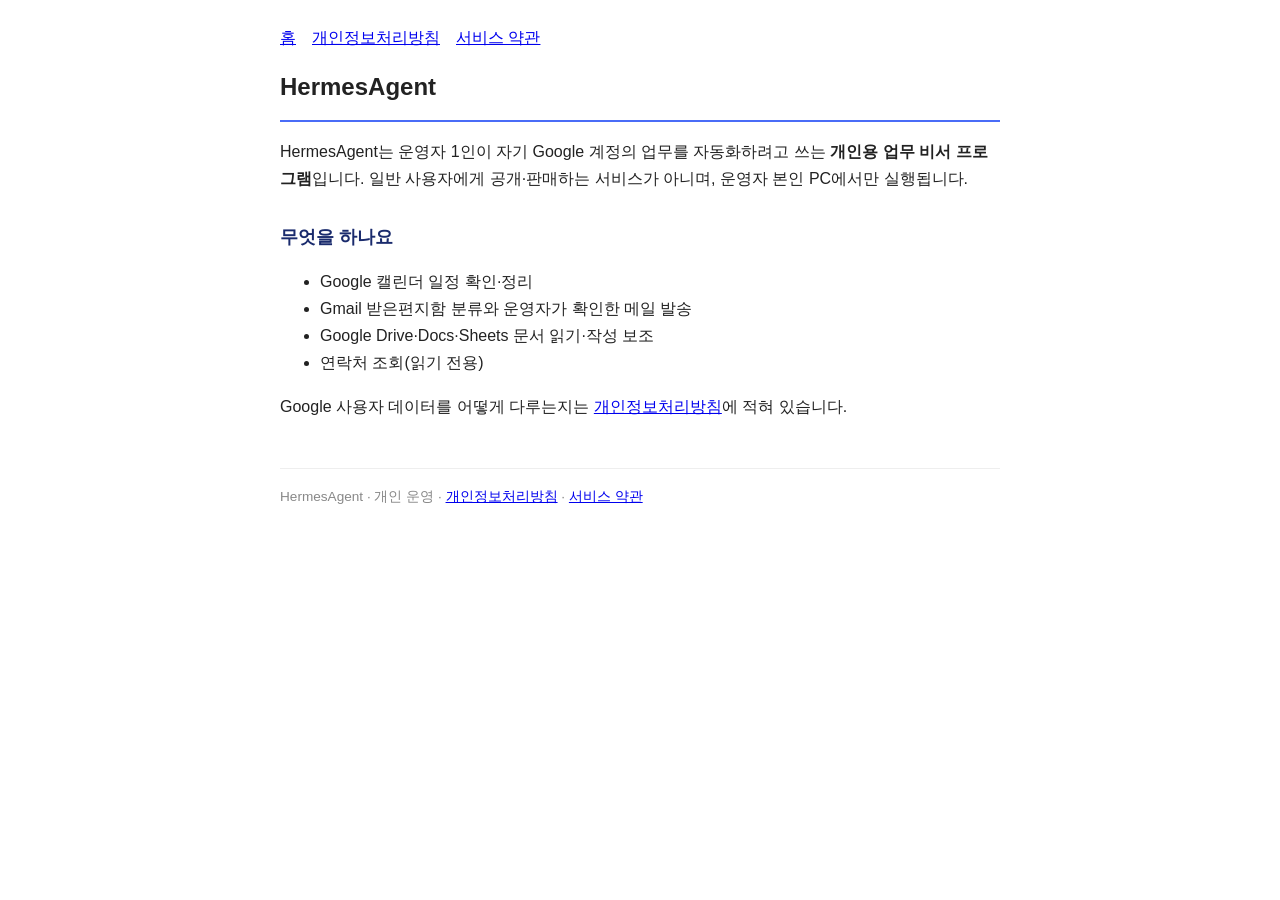
<file: index.html>
<!DOCTYPE html><html lang="ko"><head><meta charset="UTF-8"><meta name="viewport" content="width=device-width,initial-scale=1">
<title>HermesAgent — 개인 업무 비서</title><link rel="stylesheet" href="style.css"></head><body>
<nav><a href="./">홈</a><a href="privacy.html">개인정보처리방침</a><a href="terms.html">서비스 약관</a></nav>
<h1>HermesAgent</h1>
<p>HermesAgent는 운영자 1인이 자기 Google 계정의 업무를 자동화하려고 쓰는 <strong>개인용 업무 비서 프로그램</strong>입니다. 일반 사용자에게 공개·판매하는 서비스가 아니며, 운영자 본인 PC에서만 실행됩니다.</p>
<h2>무엇을 하나요</h2>
<ul>
<li>Google 캘린더 일정 확인·정리</li>
<li>Gmail 받은편지함 분류와 운영자가 확인한 메일 발송</li>
<li>Google Drive·Docs·Sheets 문서 읽기·작성 보조</li>
<li>연락처 조회(읽기 전용)</li>
</ul>
<p>Google 사용자 데이터를 어떻게 다루는지는 <a href="privacy.html">개인정보처리방침</a>에 적혀 있습니다.</p>
<footer>HermesAgent · 개인 운영 · <a href="privacy.html">개인정보처리방침</a> · <a href="terms.html">서비스 약관</a></footer>
</body></html>
</file>
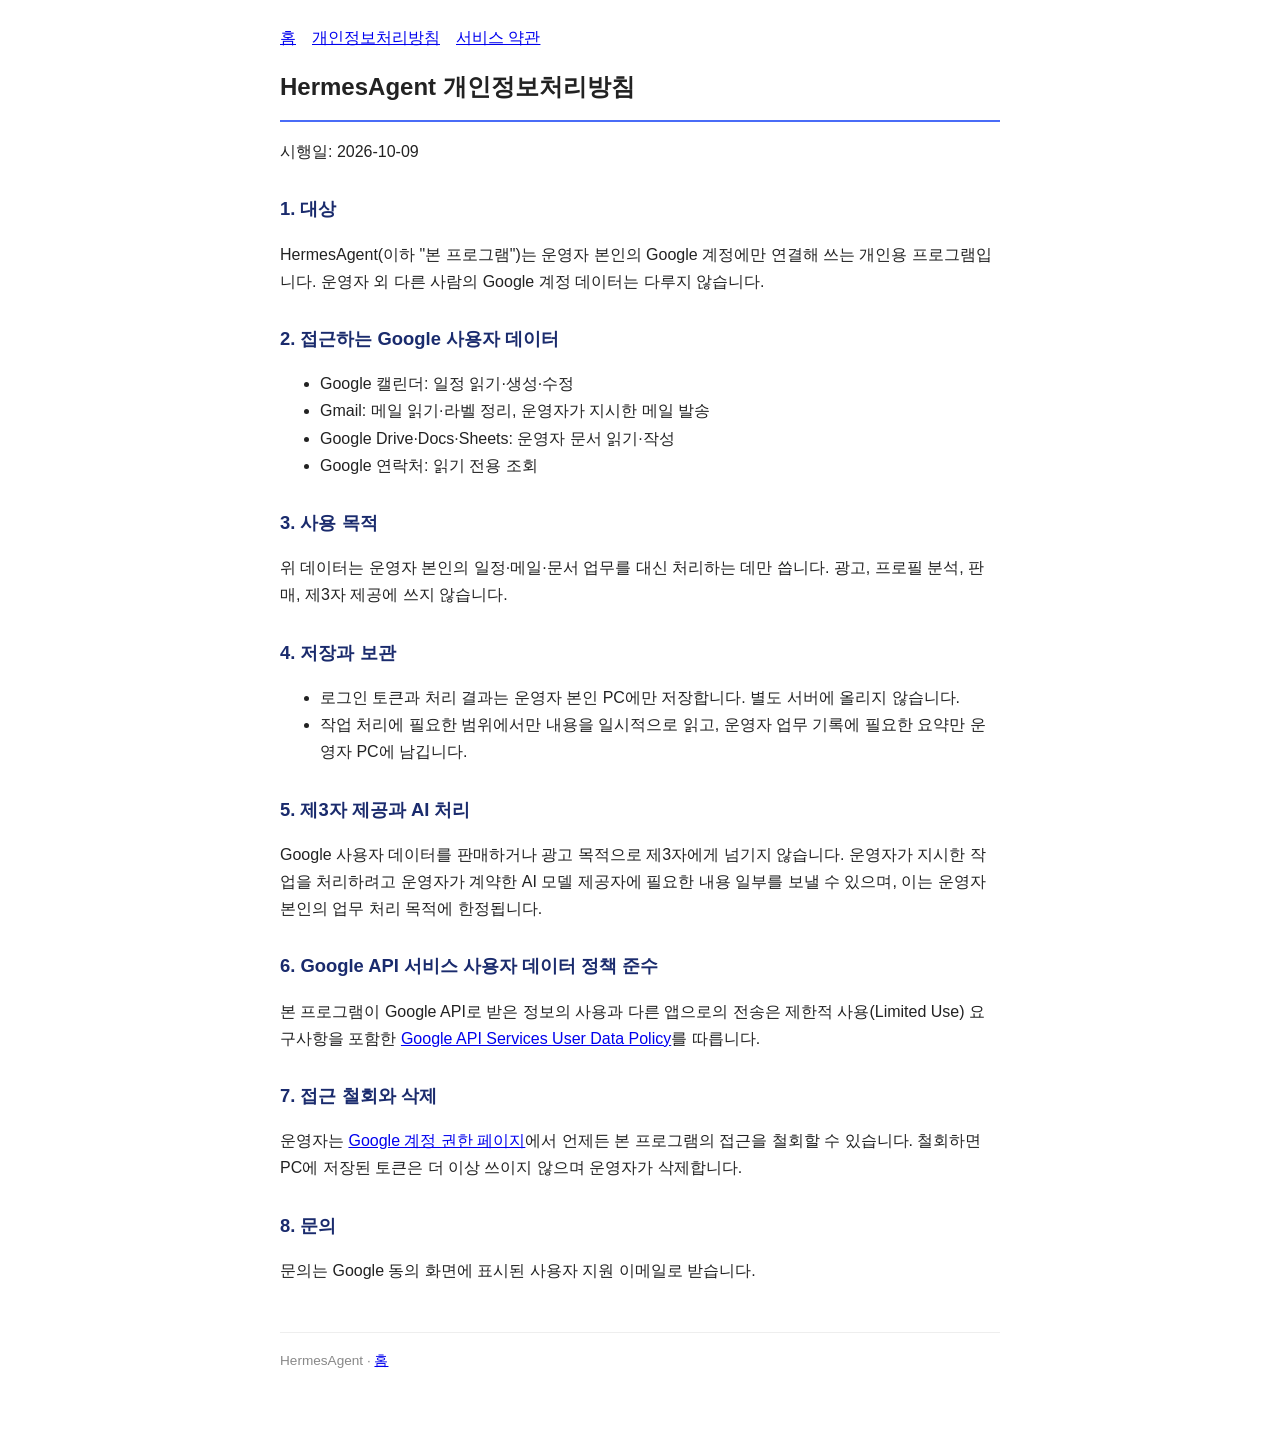
<file: privacy.html>
<!DOCTYPE html><html lang="ko"><head><meta charset="UTF-8"><meta name="viewport" content="width=device-width,initial-scale=1">
<title>HermesAgent 개인정보처리방침</title><link rel="stylesheet" href="style.css"></head><body>
<nav><a href="./">홈</a><a href="privacy.html">개인정보처리방침</a><a href="terms.html">서비스 약관</a></nav>
<h1>HermesAgent 개인정보처리방침</h1>
<p>시행일: 2026-10-09</p>
<h2>1. 대상</h2>
<p>HermesAgent(이하 "본 프로그램")는 운영자 본인의 Google 계정에만 연결해 쓰는 개인용 프로그램입니다. 운영자 외 다른 사람의 Google 계정 데이터는 다루지 않습니다.</p>
<h2>2. 접근하는 Google 사용자 데이터</h2>
<ul>
<li>Google 캘린더: 일정 읽기·생성·수정</li>
<li>Gmail: 메일 읽기·라벨 정리, 운영자가 지시한 메일 발송</li>
<li>Google Drive·Docs·Sheets: 운영자 문서 읽기·작성</li>
<li>Google 연락처: 읽기 전용 조회</li>
</ul>
<h2>3. 사용 목적</h2>
<p>위 데이터는 운영자 본인의 일정·메일·문서 업무를 대신 처리하는 데만 씁니다. 광고, 프로필 분석, 판매, 제3자 제공에 쓰지 않습니다.</p>
<h2>4. 저장과 보관</h2>
<ul>
<li>로그인 토큰과 처리 결과는 운영자 본인 PC에만 저장합니다. 별도 서버에 올리지 않습니다.</li>
<li>작업 처리에 필요한 범위에서만 내용을 일시적으로 읽고, 운영자 업무 기록에 필요한 요약만 운영자 PC에 남깁니다.</li>
</ul>
<h2>5. 제3자 제공과 AI 처리</h2>
<p>Google 사용자 데이터를 판매하거나 광고 목적으로 제3자에게 넘기지 않습니다. 운영자가 지시한 작업을 처리하려고 운영자가 계약한 AI 모델 제공자에 필요한 내용 일부를 보낼 수 있으며, 이는 운영자 본인의 업무 처리 목적에 한정됩니다.</p>
<h2>6. Google API 서비스 사용자 데이터 정책 준수</h2>
<p>본 프로그램이 Google API로 받은 정보의 사용과 다른 앱으로의 전송은 제한적 사용(Limited Use) 요구사항을 포함한 <a href="https://developers.google.com/terms/api-services-user-data-policy">Google API Services User Data Policy</a>를 따릅니다.</p>
<h2>7. 접근 철회와 삭제</h2>
<p>운영자는 <a href="https://myaccount.google.com/permissions">Google 계정 권한 페이지</a>에서 언제든 본 프로그램의 접근을 철회할 수 있습니다. 철회하면 PC에 저장된 토큰은 더 이상 쓰이지 않으며 운영자가 삭제합니다.</p>
<h2>8. 문의</h2>
<p>문의는 Google 동의 화면에 표시된 사용자 지원 이메일로 받습니다.</p>
<footer>HermesAgent · <a href="./">홈</a></footer>
</body></html>
</file>
<file: style.css>
body{font-family:'Malgun Gothic','Apple SD Gothic Neo',sans-serif;max-width:720px;margin:0 auto;padding:24px 16px 64px;color:#222;line-height:1.7}
h1{font-size:1.5rem;border-bottom:2px solid #4A6CF7;padding-bottom:12px}h2{font-size:1.15rem;margin-top:28px;color:#1a2b6d}
nav a{margin-right:16px}footer{margin-top:48px;font-size:.85rem;color:#888;border-top:1px solid #eee;padding-top:16px}
</file>
